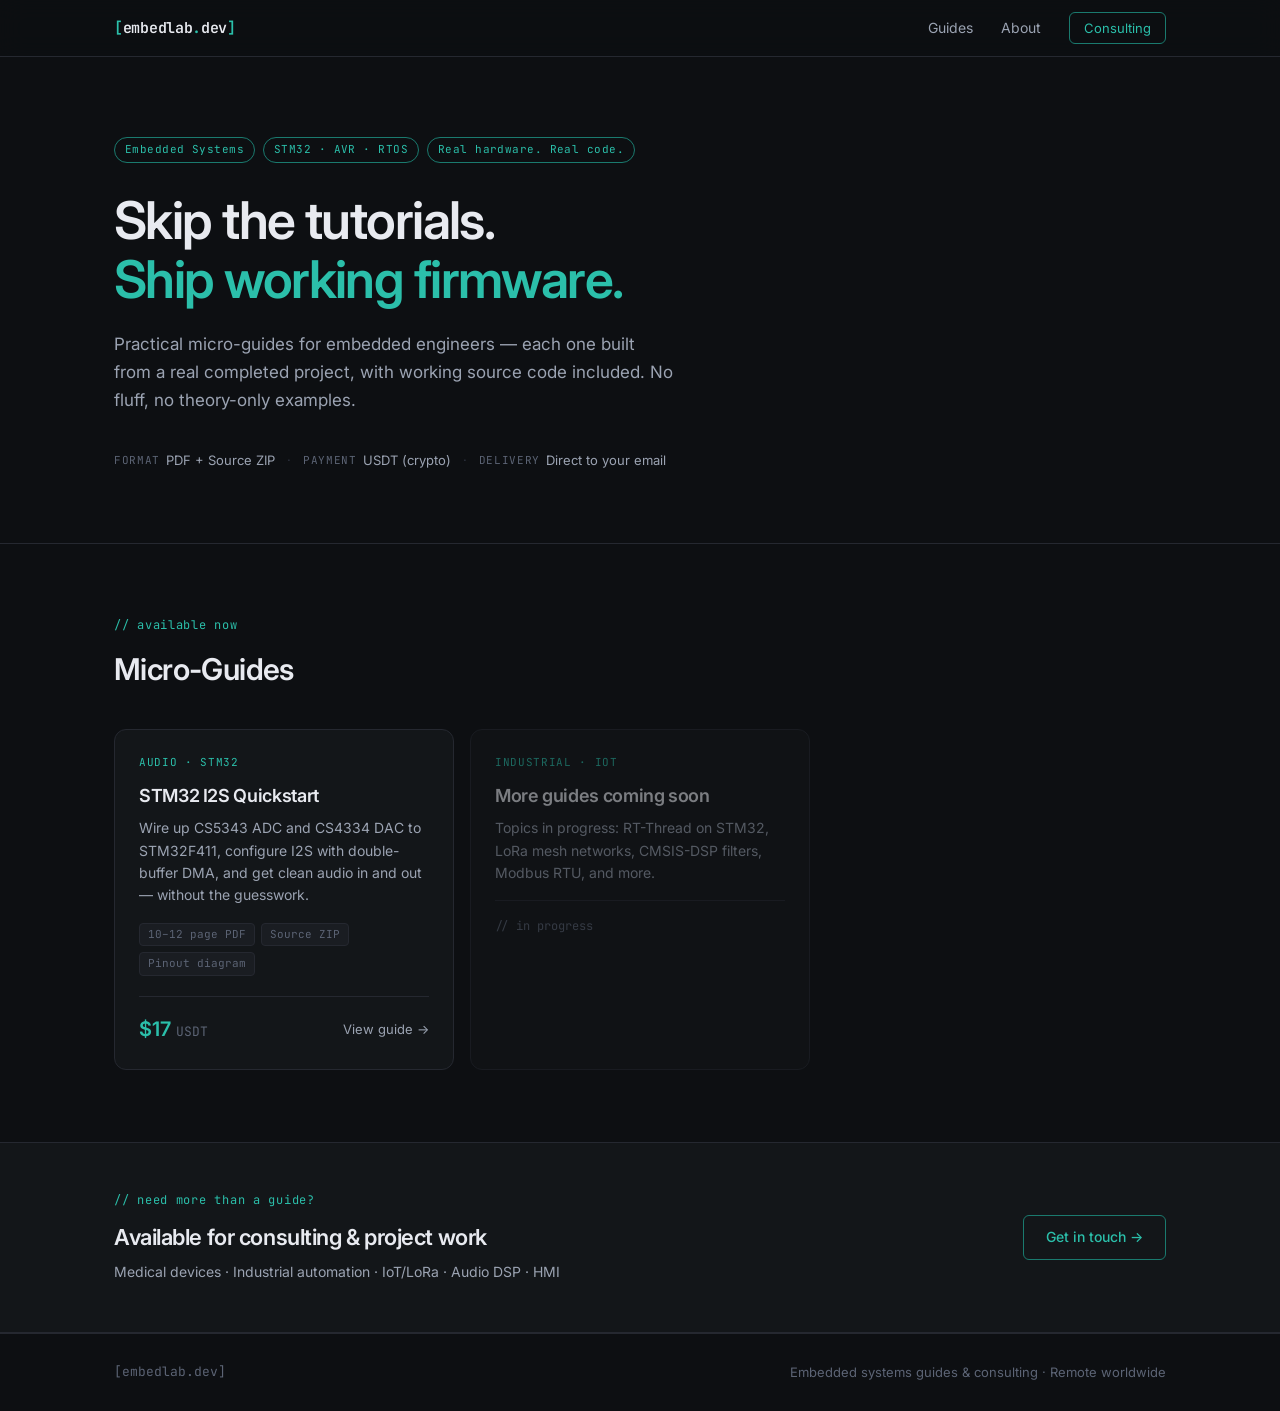
<file: index.html>
<!DOCTYPE html>
<html lang="en">
<head>
  <meta charset="UTF-8">
  <meta name="viewport" content="width=device-width, initial-scale=1.0">
  <title>embedlab.dev — Embedded Systems Micro-Guides</title>
  <link rel="preconnect" href="https://fonts.googleapis.com">
  <link rel="preconnect" href="https://fonts.gstatic.com" crossorigin>
  <link href="https://fonts.googleapis.com/css2?family=JetBrains+Mono:wght@400;500;600&family=Inter:wght@300;400;500;600&display=swap" rel="stylesheet">
  <link rel="stylesheet" href="assets/css/main.css">
</head>
<body>

  <header class="site-header">
    <div class="container">
      <div class="header-inner">
        <a href="/" class="logo">
          <span class="logo-bracket">[</span>embedlab<span class="logo-dot">.</span>dev<span class="logo-bracket">]</span>
        </a>
        <nav class="header-nav">
          <a href="#guides">Guides</a>
          <a href="about.html">About</a>
          <a href="about.html#consulting" class="nav-cta">Consulting</a>
        </nav>
      </div>
    </div>
  </header>

  <main>

    <section class="hero">
      <div class="container">
        <div class="hero-eyebrow">
          <span class="chip">Embedded Systems</span>
          <span class="chip">STM32 · AVR · RTOS</span>
          <span class="chip">Real hardware. Real code.</span>
        </div>
        <h1 class="hero-title">
          Skip the tutorials.<br>
          <span class="accent">Ship working firmware.</span>
        </h1>
        <p class="hero-sub">
          Practical micro-guides for embedded engineers — each one built from a real completed project,
          with working source code included. No fluff, no theory-only examples.
        </p>
        <div class="hero-meta">
          <span class="meta-item">
            <span class="meta-label">Format</span>
            <span class="meta-val">PDF + Source ZIP</span>
          </span>
          <span class="meta-sep">·</span>
          <span class="meta-item">
            <span class="meta-label">Payment</span>
            <span class="meta-val">USDT (crypto)</span>
          </span>
          <span class="meta-sep">·</span>
          <span class="meta-item">
            <span class="meta-label">Delivery</span>
            <span class="meta-val">Direct to your email</span>
          </span>
        </div>
      </div>
    </section>

    <section class="guides-section" id="guides">
      <div class="container">
        <div class="section-header">
          <span class="section-eyebrow">// available now</span>
          <h2 class="section-title">Micro-Guides</h2>
        </div>

        <div class="guides-grid">

          <!-- Guide 1 -->
          <a href="guides/i2s-quickstart/" class="guide-card">
            <div class="guide-card-inner">
              <div class="guide-tag">Audio · STM32</div>
              <h3 class="guide-title">STM32 I2S Quickstart</h3>
              <p class="guide-desc">
                Wire up CS5343 ADC and CS4334 DAC to STM32F411, configure I2S with double-buffer DMA,
                and get clean audio in and out — without the guesswork.
              </p>
              <div class="guide-includes">
                <span class="include-item">10–12 page PDF</span>
                <span class="include-item">Source ZIP</span>
                <span class="include-item">Pinout diagram</span>
              </div>
              <div class="guide-footer">
                <span class="guide-price">$17 <span class="price-currency">USDT</span></span>
                <span class="guide-cta">View guide →</span>
              </div>
            </div>
          </a>

          <!-- Placeholder card - more coming -->
          <div class="guide-card guide-card--coming">
            <div class="guide-card-inner">
              <div class="guide-tag">Industrial · IoT</div>
              <h3 class="guide-title">More guides coming soon</h3>
              <p class="guide-desc">
                Topics in progress: RT-Thread on STM32, LoRa mesh networks, CMSIS-DSP filters,
                Modbus RTU, and more.
              </p>
              <div class="guide-footer">
                <span class="coming-label">// in progress</span>
              </div>
            </div>
          </div>

        </div>
      </div>
    </section>

    <section class="consulting-strip">
      <div class="container">
        <div class="consulting-inner">
          <div class="consulting-text">
            <span class="section-eyebrow">// need more than a guide?</span>
            <h2>Available for consulting & project work</h2>
            <p>Medical devices · Industrial automation · IoT/LoRa · Audio DSP · HMI</p>
          </div>
          <a href="about.html#consulting" class="btn btn-outline">Get in touch →</a>
        </div>
      </div>
    </section>

  </main>

  <footer class="site-footer">
    <div class="container">
      <div class="footer-inner">
        <span class="footer-logo">[embedlab.dev]</span>
        <span class="footer-copy">Embedded systems guides & consulting · Remote worldwide</span>
      </div>
    </div>
  </footer>

</body>
</html>
</file>
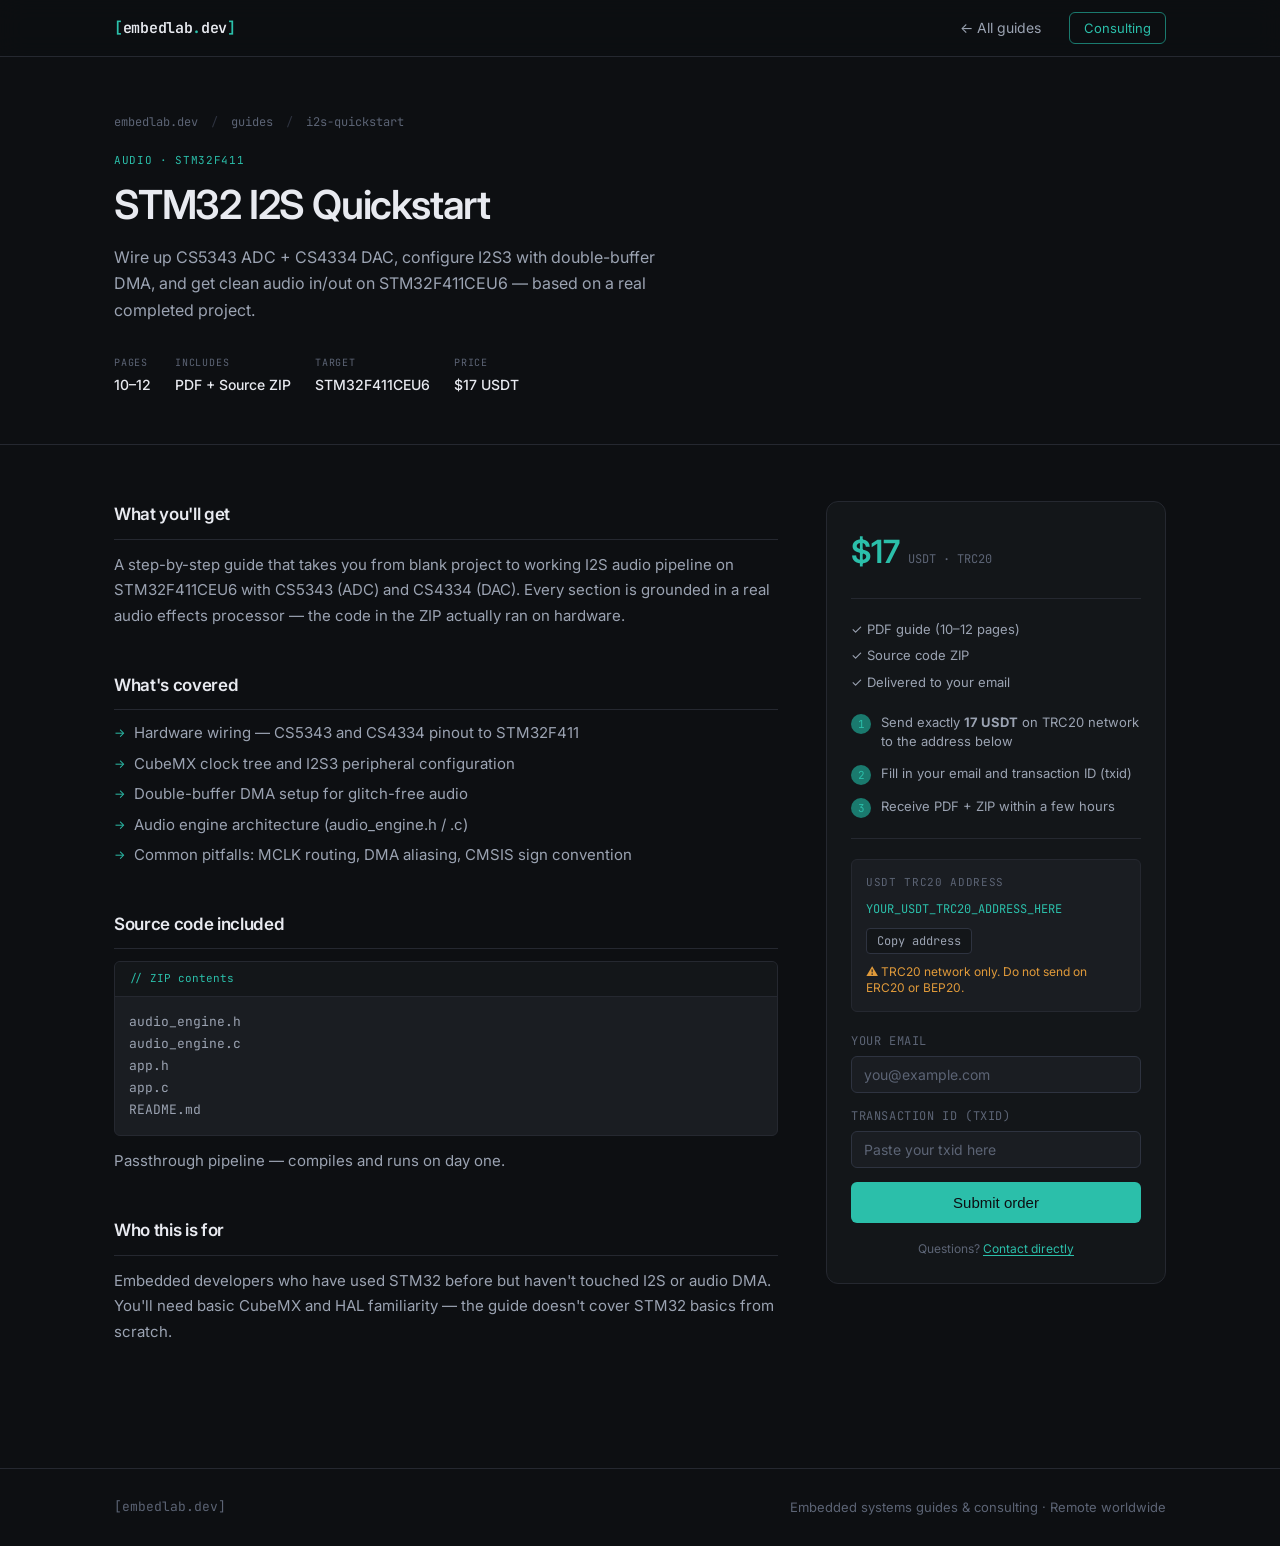
<file: guides/i2s-quickstart/index.html>
<!doctype html>
<html lang="en">
  <head>
    <meta charset="UTF-8" />
    <meta name="viewport" content="width=device-width, initial-scale=1.0" />
    <title>STM32 I2S Quickstart — embedlab.dev</title>
    <link rel="preconnect" href="https://fonts.googleapis.com" />
    <link rel="preconnect" href="https://fonts.gstatic.com" crossorigin />
    <link
      href="https://fonts.googleapis.com/css2?family=JetBrains+Mono:wght@400;500;600&family=Inter:wght@300;400;500;600&display=swap"
      rel="stylesheet"
    />
    <link rel="stylesheet" href="../../assets/css/main.css" />
    <link rel="stylesheet" href="../../assets/css/guide.css" />
  </head>
  <body>
    <header class="site-header">
      <div class="container">
        <div class="header-inner">
          <a href="/" class="logo">
            <span class="logo-bracket">[</span>embedlab<span class="logo-dot"
              >.</span
            >dev<span class="logo-bracket">]</span>
          </a>
          <nav class="header-nav">
            <a href="/#guides">← All guides</a>
            <a href="/about.html#consulting" class="nav-cta">Consulting</a>
          </nav>
        </div>
      </div>
    </header>

    <main>
      <section class="guide-hero">
        <div class="container">
          <div class="guide-breadcrumb">
            <a href="/">embedlab.dev</a> <span>/</span>
            <a href="/#guides">guides</a> <span>/</span> i2s-quickstart
          </div>
          <div class="guide-tag-large">Audio · STM32F411</div>
          <h1 class="guide-hero-title">STM32 I2S Quickstart</h1>
          <p class="guide-hero-sub">
            Wire up CS5343 ADC + CS4334 DAC, configure I2S3 with double-buffer
            DMA, and get clean audio in/out on STM32F411CEU6 — based on a real
            completed project.
          </p>
          <div class="guide-hero-meta">
            <div class="meta-block">
              <span class="meta-label">Pages</span>
              <span class="meta-val">10–12</span>
            </div>
            <div class="meta-block">
              <span class="meta-label">Includes</span>
              <span class="meta-val">PDF + Source ZIP</span>
            </div>
            <div class="meta-block">
              <span class="meta-label">Target</span>
              <span class="meta-val">STM32F411CEU6</span>
            </div>
            <div class="meta-block">
              <span class="meta-label">Price</span>
              <span class="meta-val accent-text">$17 USDT</span>
            </div>
          </div>
        </div>
      </section>

      <section class="guide-body">
        <div class="container guide-layout">
          <div class="guide-content">
            <div class="content-block">
              <h2>What you'll get</h2>
              <p>
                A step-by-step guide that takes you from blank project to
                working I2S audio pipeline on STM32F411CEU6 with CS5343 (ADC)
                and CS4334 (DAC). Every section is grounded in a real audio
                effects processor — the code in the ZIP actually ran on
                hardware.
              </p>
            </div>

            <div class="content-block">
              <h2>What's covered</h2>
              <ul class="content-list">
                <li>Hardware wiring — CS5343 and CS4334 pinout to STM32F411</li>
                <li>CubeMX clock tree and I2S3 peripheral configuration</li>
                <li>Double-buffer DMA setup for glitch-free audio</li>
                <li>Audio engine architecture (audio_engine.h / .c)</li>
                <li>
                  Common pitfalls: MCLK routing, DMA aliasing, CMSIS sign
                  convention
                </li>
              </ul>
            </div>

            <div class="content-block">
              <h2>Source code included</h2>
              <div class="code-block">
                <div class="code-header">// ZIP contents</div>
                <pre>
audio_engine.h
audio_engine.c
app.h
app.c
README.md</pre
                >
              </div>
              <p>Passthrough pipeline — compiles and runs on day one.</p>
            </div>

            <div class="content-block">
              <h2>Who this is for</h2>
              <p>
                Embedded developers who have used STM32 before but haven't
                touched I2S or audio DMA. You'll need basic CubeMX and HAL
                familiarity — the guide doesn't cover STM32 basics from scratch.
              </p>
            </div>
          </div>

          <div class="guide-sidebar">
            <div class="buy-box" id="buy">
              <div class="buy-box-header">
                <span class="buy-price">$17</span>
                <span class="buy-currency">USDT · TRC20</span>
              </div>

              <div class="buy-includes">
                <div class="buy-include-item">✓ PDF guide (10–12 pages)</div>
                <div class="buy-include-item">✓ Source code ZIP</div>
                <div class="buy-include-item">✓ Delivered to your email</div>
              </div>

              <div class="buy-steps">
                <div class="buy-step">
                  <span class="step-num">1</span>
                  <span class="step-text"
                    >Send exactly <strong>17 USDT</strong> on TRC20 network to
                    the address below</span
                  >
                </div>
                <div class="buy-step">
                  <span class="step-num">2</span>
                  <span class="step-text"
                    >Fill in your email and transaction ID (txid)</span
                  >
                </div>
                <div class="buy-step">
                  <span class="step-num">3</span>
                  <span class="step-text"
                    >Receive PDF + ZIP within a few hours</span
                  >
                </div>
              </div>

              <div class="wallet-block">
                <div class="wallet-label">USDT TRC20 address</div>
                <div class="wallet-address" id="walletAddr">
                  YOUR_USDT_TRC20_ADDRESS_HERE
                </div>
                <button class="copy-btn" onclick="copyAddress()">
                  Copy address
                </button>
                <div class="wallet-warning">
                  ⚠ TRC20 network only. Do not send on ERC20 or BEP20.
                </div>
              </div>

              <form
                class="purchase-form"
                id="orderForm"
                onsubmit="submitOrder(event)"
              >
                <input
                  type="hidden"
                  name="access_key"
                  value="4458cefc-50f0-4079-ac60-6d87a8915ebf"
                />
                <input
                  type="hidden"
                  name="subject"
                  value="New order — STM32 I2S Quickstart"
                />
                <input
                  type="hidden"
                  name="from_name"
                  value="embedlab.dev orders"
                />
                <div class="form-group">
                  <label for="email">Your email</label>
                  <input
                    type="email"
                    id="email"
                    name="email"
                    placeholder="you@example.com"
                    required
                  />
                </div>
                <div class="form-group">
                  <label for="txid">Transaction ID (txid)</label>
                  <input
                    type="text"
                    id="txid"
                    name="txid"
                    placeholder="Paste your txid here"
                    required
                  />
                </div>
                <button type="submit" class="btn btn-primary" id="submitBtn">
                  Submit order
                </button>
              </form>

              <div class="success-msg" id="successMsg" style="display: none">
                ✓ Received. You'll get the files at your email within a few
                hours.
              </div>

              <div class="error-msg" id="errorMsg" style="display: none">
                Something went wrong. Please email your order directly instead.
              </div>

              <p class="buy-note">
                Questions?
                <button
                  class="email-toggle-inline"
                  onclick="toggleGuideEmail()"
                >
                  Contact directly
                </button>
                <span
                  class="email-reveal-inline"
                  id="guideEmailReveal"
                  style="display: none"
                >
                  <span class="email-text" id="guideEmailText"
                    >embedlab.dev@gmail.com</span
                  >
                  <button class="email-copy-btn" onclick="copyGuideEmail()">
                    Copy
                  </button>
                </span>
              </p>
            </div>
          </div>
        </div>
      </section>
    </main>

    <footer class="site-footer">
      <div class="container">
        <div class="footer-inner">
          <span class="footer-logo">[embedlab.dev]</span>
          <span class="footer-copy"
            >Embedded systems guides & consulting · Remote worldwide</span
          >
        </div>
      </div>
    </footer>

    <script src="../../assets/js/guide.js"></script>
  </body>
</html>
</file>
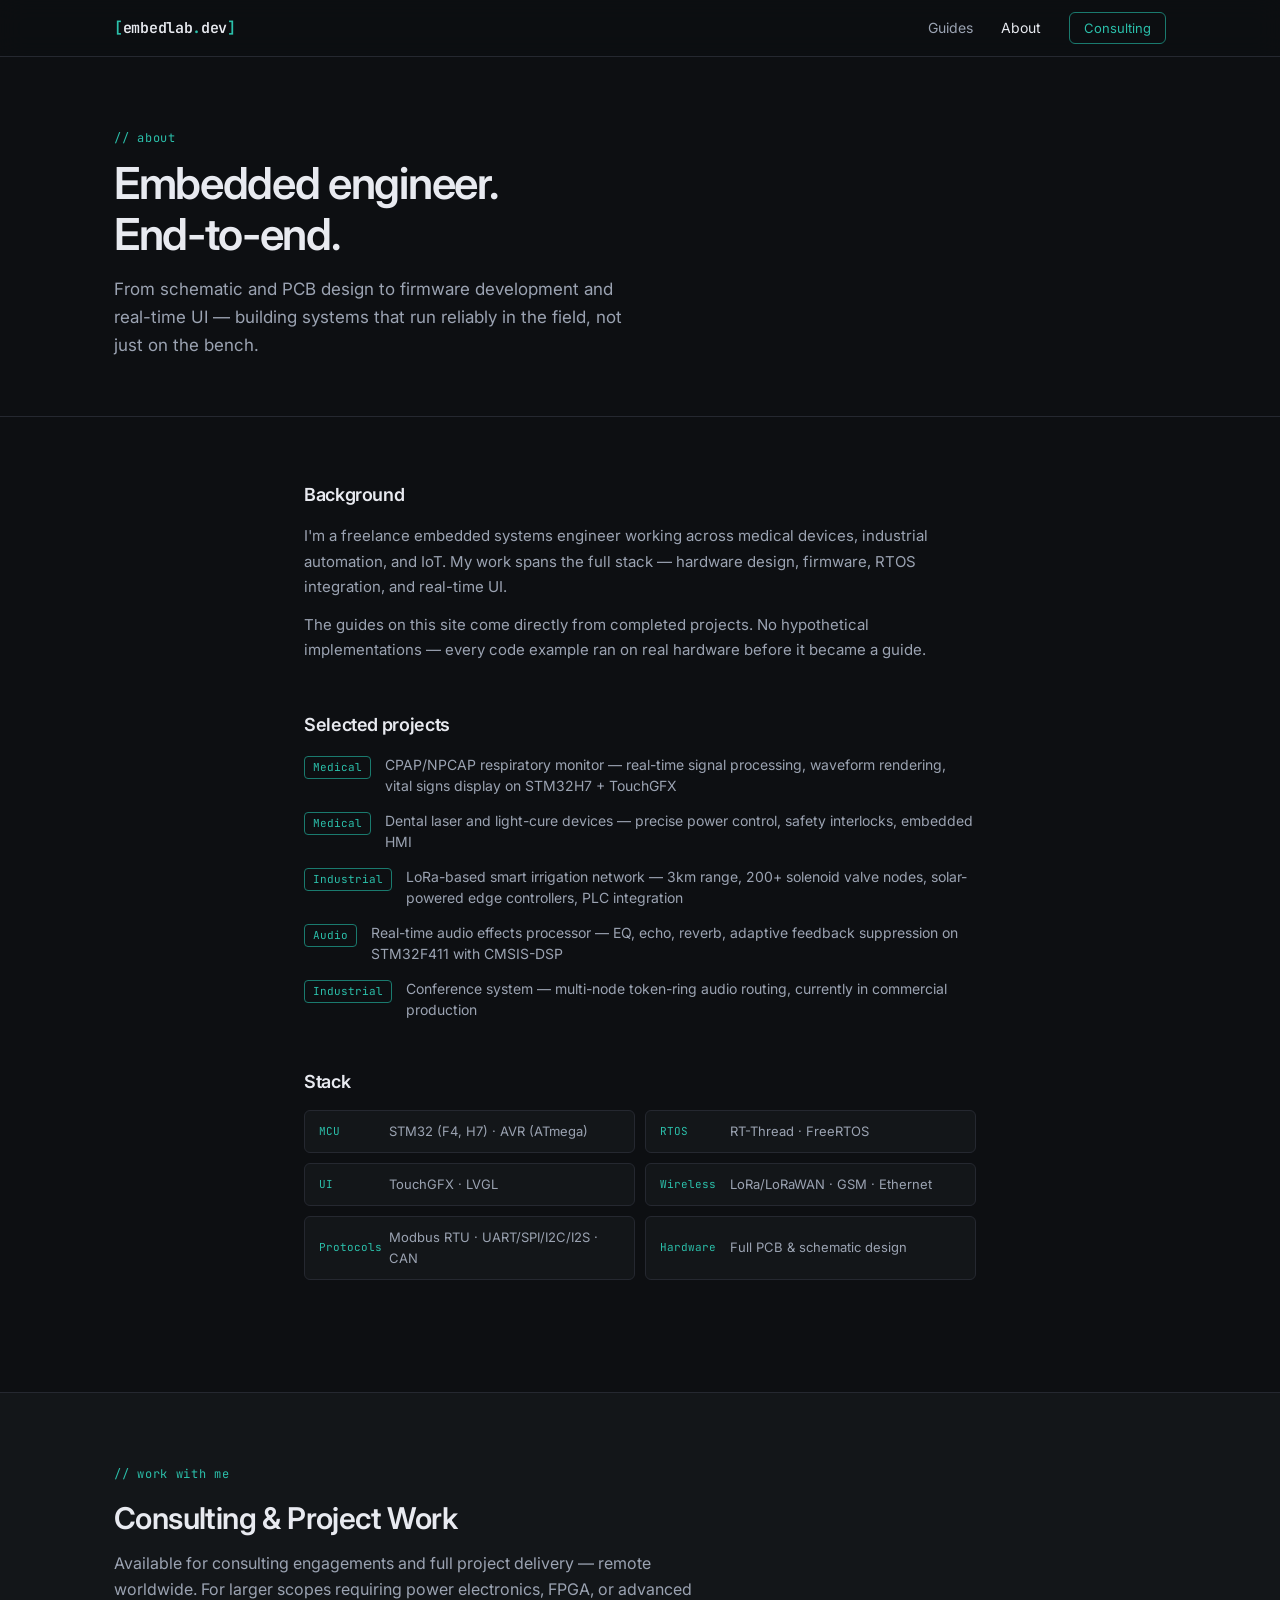
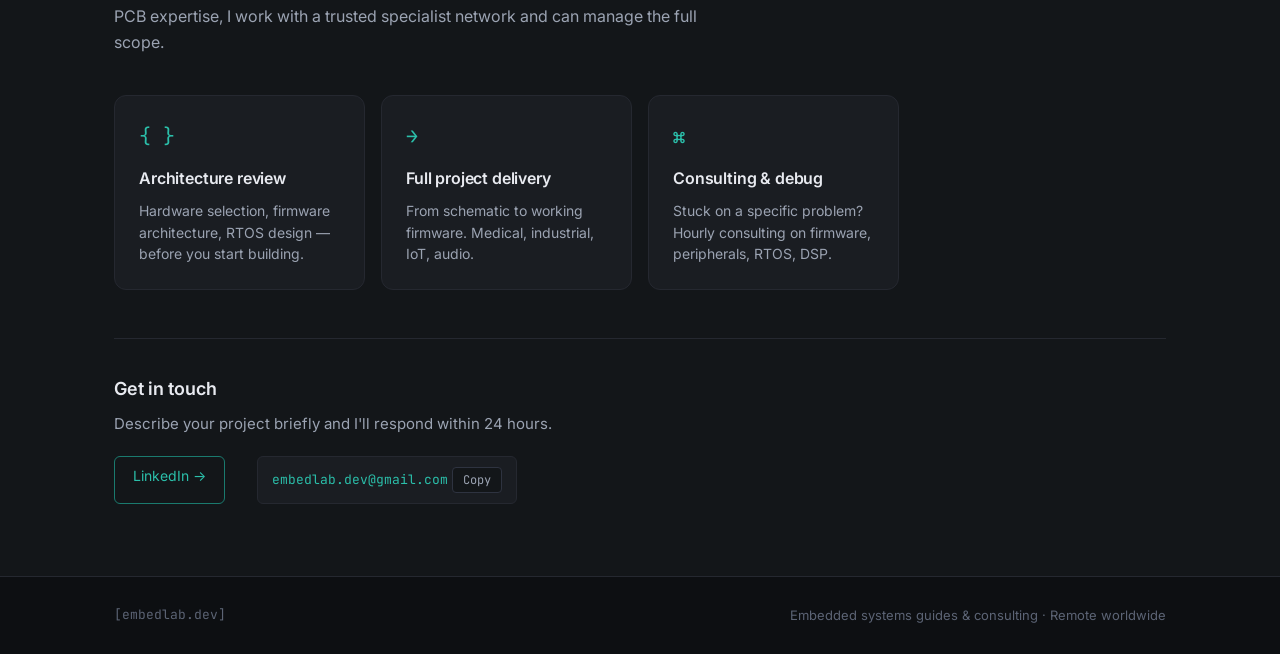
<file: about.html>
<!doctype html>
<html lang="en">
  <head>
    <meta charset="UTF-8" />
    <meta name="viewport" content="width=device-width, initial-scale=1.0" />
    <title>About — embedlab.dev</title>
    <link rel="preconnect" href="https://fonts.googleapis.com" />
    <link rel="preconnect" href="https://fonts.gstatic.com" crossorigin />
    <link
      href="https://fonts.googleapis.com/css2?family=JetBrains+Mono:wght@400;500;600&family=Inter:wght@300;400;500;600&display=swap"
      rel="stylesheet"
    />
    <link rel="stylesheet" href="assets/css/main.css" />
  </head>
  <body>
    <header class="site-header">
      <div class="container">
        <div class="header-inner">
          <a href="/" class="logo">
            <span class="logo-bracket">[</span>embedlab<span class="logo-dot"
              >.</span
            >dev<span class="logo-bracket">]</span>
          </a>
          <nav class="header-nav">
            <a href="/#guides">Guides</a>
            <a href="about.html" class="nav-active">About</a>
            <a href="#consulting" class="nav-cta">Consulting</a>
          </nav>
        </div>
      </div>
    </header>

    <main>
      <section class="about-hero">
        <div class="container">
          <span class="section-eyebrow">// about</span>
          <h1 class="page-title">Embedded engineer.<br />End-to-end.</h1>
          <p class="page-sub">
            From schematic and PCB design to firmware development and real-time
            UI — building systems that run reliably in the field, not just on
            the bench.
          </p>
        </div>
      </section>

      <section class="about-body">
        <div class="container about-layout">
          <div class="about-content">
            <div class="content-block">
              <h2>Background</h2>
              <p>
                I'm a freelance embedded systems engineer working across medical
                devices, industrial automation, and IoT. My work spans the full
                stack — hardware design, firmware, RTOS integration, and
                real-time UI.
              </p>
              <p>
                The guides on this site come directly from completed projects.
                No hypothetical implementations — every code example ran on real
                hardware before it became a guide.
              </p>
            </div>

            <div class="content-block">
              <h2>Selected projects</h2>
              <div class="project-list">
                <div class="project-item">
                  <div class="project-domain">Medical</div>
                  <div class="project-desc">
                    CPAP/NPCAP respiratory monitor — real-time signal
                    processing, waveform rendering, vital signs display on
                    STM32H7 + TouchGFX
                  </div>
                </div>
                <div class="project-item">
                  <div class="project-domain">Medical</div>
                  <div class="project-desc">
                    Dental laser and light-cure devices — precise power control,
                    safety interlocks, embedded HMI
                  </div>
                </div>
                <div class="project-item">
                  <div class="project-domain">Industrial</div>
                  <div class="project-desc">
                    LoRa-based smart irrigation network — 3km range, 200+
                    solenoid valve nodes, solar-powered edge controllers, PLC
                    integration
                  </div>
                </div>
                <div class="project-item">
                  <div class="project-domain">Audio</div>
                  <div class="project-desc">
                    Real-time audio effects processor — EQ, echo, reverb,
                    adaptive feedback suppression on STM32F411 with CMSIS-DSP
                  </div>
                </div>
                <div class="project-item">
                  <div class="project-domain">Industrial</div>
                  <div class="project-desc">
                    Conference system — multi-node token-ring audio routing,
                    currently in commercial production
                  </div>
                </div>
              </div>
            </div>

            <div class="content-block">
              <h2>Stack</h2>
              <div class="stack-grid">
                <div class="stack-item">
                  <span class="stack-label">MCU</span>STM32 (F4, H7) · AVR
                  (ATmega)
                </div>
                <div class="stack-item">
                  <span class="stack-label">RTOS</span>RT-Thread · FreeRTOS
                </div>
                <div class="stack-item">
                  <span class="stack-label">UI</span>TouchGFX · LVGL
                </div>
                <div class="stack-item">
                  <span class="stack-label">Wireless</span>LoRa/LoRaWAN · GSM ·
                  Ethernet
                </div>
                <div class="stack-item">
                  <span class="stack-label">Protocols</span>Modbus RTU ·
                  UART/SPI/I2C/I2S · CAN
                </div>
                <div class="stack-item">
                  <span class="stack-label">Hardware</span>Full PCB & schematic
                  design
                </div>
              </div>
            </div>
          </div>
        </div>
      </section>

      <section class="consulting-section" id="consulting">
        <div class="container">
          <span class="section-eyebrow">// work with me</span>
          <h2 class="section-title">Consulting & Project Work</h2>
          <p class="section-sub">
            Available for consulting engagements and full project delivery —
            remote worldwide. For larger scopes requiring power electronics,
            FPGA, or advanced PCB expertise, I work with a trusted specialist
            network and can manage the full scope.
          </p>

          <div class="service-grid">
            <div class="service-card">
              <div class="service-icon">{ }</div>
              <h3>Architecture review</h3>
              <p>
                Hardware selection, firmware architecture, RTOS design — before
                you start building.
              </p>
            </div>
            <div class="service-card">
              <div class="service-icon">→</div>
              <h3>Full project delivery</h3>
              <p>
                From schematic to working firmware. Medical, industrial, IoT,
                audio.
              </p>
            </div>
            <div class="service-card">
              <div class="service-icon">⌘</div>
              <h3>Consulting & debug</h3>
              <p>
                Stuck on a specific problem? Hourly consulting on firmware,
                peripherals, RTOS, DSP.
              </p>
            </div>
          </div>

          <div class="contact-block">
            <h3>Get in touch</h3>
            <p>
              Describe your project briefly and I'll respond within 24 hours.
            </p>
            <div class="contact-links">
              <a
                href="https://linkedin.com/in/embedlabdev"
                class="contact-link"
                target="_blank"
                >LinkedIn →</a
              >
              <div></div>
              <div class="email-contact">
                <button
                  class="contact-link email-toggle"
                  style="display: none"
                  onclick="toggleEmail()"
                >
                  Email →
                </button>
                <div
                  class="email-reveal"
                  id="emailReveal"
                  style="display: block"
                >
                  <span class="email-text" id="emailText"
                    >embedlab.dev@gmail.com</span
                  >
                  <button class="email-copy-btn" onclick="copyEmail()">
                    Copy
                  </button>
                  <!-- <a class="email-open-btn" href="mailto:embedlab.dev@gmail.com"
                    >Open in email app →</a
                  > -->
                </div>
              </div>
            </div>
          </div>
        </div>
      </section>
    </main>

    <footer class="site-footer">
      <div class="container">
        <div class="footer-inner">
          <span class="footer-logo">[embedlab.dev]</span>
          <span class="footer-copy"
            >Embedded systems guides & consulting · Remote worldwide</span
          >
        </div>
      </div>
    </footer>

    <script>
      function toggleEmail() {
        const el = document.getElementById("emailReveal");
        el.style.display = el.style.display === "none" ? "flex" : "none";
      }
      function copyEmail() {
        const email = document.getElementById("emailText").textContent.trim();
        navigator.clipboard.writeText(email).then(() => {
          const btn = document.querySelector(".email-copy-btn");
          const original = btn.textContent;
          btn.textContent = "Copied ✓";
          setTimeout(() => {
            btn.textContent = original;
          }, 2000);
        });
      }
    </script>
  </body>
</html>
</file>
<file: assets/css/main.css>
/* ─── Reset & Base ─── */
*, *::before, *::after { box-sizing: border-box; margin: 0; padding: 0; }

:root {
  --bg:         #0D0F12;
  --bg-2:       #131619;
  --bg-3:       #1A1D22;
  --border:     #252830;
  --border-2:   #2E3340;
  --teal:       #2BBFAA;
  --teal-dim:   #1A7A6E;
  --text-1:     #E8EAF0;
  --text-2:     #9BA3B2;
  --text-3:     #5C6475;
  --mono:       'JetBrains Mono', monospace;
  --sans:       'Inter', sans-serif;
  --radius:     6px;
  --radius-lg:  12px;
  --max-w:      1100px;
}

html { scroll-behavior: smooth; }

body {
  background: var(--bg);
  color: var(--text-1);
  font-family: var(--sans);
  font-size: 15px;
  line-height: 1.6;
  -webkit-font-smoothing: antialiased;
}

a { color: var(--teal); text-decoration: none; }
a:hover { color: var(--text-1); }

/* ─── Layout ─── */
.container {
  max-width: var(--max-w);
  margin: 0 auto;
  padding: 0 24px;
}

/* ─── Header ─── */
.site-header {
  position: sticky;
  top: 0;
  z-index: 100;
  background: rgba(13, 15, 18, 0.92);
  backdrop-filter: blur(12px);
  border-bottom: 1px solid var(--border);
}

.header-inner {
  display: flex;
  align-items: center;
  justify-content: space-between;
  height: 56px;
}

.logo {
  font-family: var(--mono);
  font-size: 15px;
  font-weight: 600;
  color: var(--text-1);
  letter-spacing: -0.02em;
}
.logo-bracket { color: var(--teal); }
.logo-dot { color: var(--teal); }

.header-nav {
  display: flex;
  align-items: center;
  gap: 28px;
  font-size: 14px;
}

.header-nav a {
  color: var(--text-2);
  font-weight: 400;
  transition: color .15s;
}
.header-nav a:hover { color: var(--text-1); }
.header-nav .nav-active { color: var(--text-1); }

.nav-cta {
  color: var(--teal) !important;
  border: 1px solid var(--teal-dim);
  padding: 5px 14px;
  border-radius: var(--radius);
  font-size: 13px;
  transition: background .15s !important;
}
.nav-cta:hover { background: rgba(43,191,170,.08) !important; }

/* ─── Hero ─── */
.hero {
  padding: 80px 0 72px;
  border-bottom: 1px solid var(--border);
}

.hero-eyebrow {
  display: flex;
  flex-wrap: wrap;
  gap: 8px;
  margin-bottom: 28px;
}

.chip {
  font-family: var(--mono);
  font-size: 11px;
  color: var(--teal);
  border: 1px solid var(--teal-dim);
  padding: 3px 10px;
  border-radius: 20px;
  letter-spacing: .04em;
}

.hero-title {
  font-size: clamp(32px, 5vw, 52px);
  font-weight: 600;
  line-height: 1.15;
  letter-spacing: -0.03em;
  margin-bottom: 20px;
}

.accent { color: var(--teal); }

.hero-sub {
  font-size: 17px;
  color: var(--text-2);
  max-width: 560px;
  line-height: 1.65;
  margin-bottom: 36px;
}

.hero-meta {
  display: flex;
  align-items: center;
  flex-wrap: wrap;
  gap: 12px;
  font-size: 13px;
}

.meta-item {
  display: flex;
  align-items: center;
  gap: 6px;
}

.meta-label {
  color: var(--text-3);
  font-family: var(--mono);
  font-size: 11px;
  text-transform: uppercase;
  letter-spacing: .06em;
}

.meta-val { color: var(--text-2); }
.meta-sep { color: var(--border-2); }

/* ─── Section common ─── */
.section-eyebrow {
  display: block;
  font-family: var(--mono);
  font-size: 12px;
  color: var(--teal);
  letter-spacing: .06em;
  margin-bottom: 10px;
}

.section-title {
  font-size: clamp(22px, 3vw, 30px);
  font-weight: 600;
  letter-spacing: -0.02em;
  margin-bottom: 8px;
}

.section-header { margin-bottom: 36px; }

/* ─── Guides section ─── */
.guides-section { padding: 72px 0; }

.guides-grid {
  display: grid;
  grid-template-columns: repeat(auto-fill, minmax(300px, 1fr));
  gap: 16px;
}

.guide-card {
  display: block;
  background: var(--bg-2);
  border: 1px solid var(--border);
  border-radius: var(--radius-lg);
  transition: border-color .2s, transform .2s;
  color: var(--text-1);
}

.guide-card:hover {
  border-color: var(--teal-dim);
  transform: translateY(-2px);
  color: var(--text-1);
}

.guide-card--coming {
  opacity: 0.5;
  cursor: default;
}
.guide-card--coming:hover {
  border-color: var(--border);
  transform: none;
}

.guide-card-inner { padding: 24px; }

.guide-tag {
  font-family: var(--mono);
  font-size: 11px;
  color: var(--teal);
  letter-spacing: .06em;
  text-transform: uppercase;
  margin-bottom: 12px;
}

.guide-title {
  font-size: 18px;
  font-weight: 600;
  letter-spacing: -0.02em;
  margin-bottom: 10px;
  line-height: 1.3;
}

.guide-desc {
  font-size: 14px;
  color: var(--text-2);
  line-height: 1.6;
  margin-bottom: 16px;
}

.guide-includes {
  display: flex;
  flex-wrap: wrap;
  gap: 6px;
  margin-bottom: 20px;
}

.include-item {
  font-family: var(--mono);
  font-size: 11px;
  color: var(--text-3);
  background: var(--bg-3);
  border: 1px solid var(--border);
  padding: 2px 8px;
  border-radius: 4px;
}

.guide-footer {
  display: flex;
  align-items: center;
  justify-content: space-between;
  padding-top: 16px;
  border-top: 1px solid var(--border);
}

.guide-price {
  font-size: 20px;
  font-weight: 600;
  color: var(--teal);
}

.price-currency {
  font-size: 13px;
  font-weight: 400;
  color: var(--text-3);
  font-family: var(--mono);
}

.guide-cta {
  font-size: 13px;
  color: var(--text-2);
}

.coming-label {
  font-family: var(--mono);
  font-size: 12px;
  color: var(--text-3);
}

/* ─── Consulting strip ─── */
.consulting-strip {
  background: var(--bg-2);
  border-top: 1px solid var(--border);
  border-bottom: 1px solid var(--border);
  padding: 48px 0;
}

.consulting-inner {
  display: flex;
  align-items: center;
  justify-content: space-between;
  gap: 32px;
  flex-wrap: wrap;
}

.consulting-text h2 {
  font-size: 22px;
  font-weight: 600;
  letter-spacing: -0.02em;
  margin-bottom: 6px;
}

.consulting-text p {
  font-size: 14px;
  color: var(--text-2);
}

/* ─── Buttons ─── */
.btn {
  display: inline-flex;
  align-items: center;
  padding: 10px 22px;
  border-radius: var(--radius);
  font-size: 14px;
  font-weight: 500;
  cursor: pointer;
  transition: all .15s;
  border: none;
  text-decoration: none;
}

.btn-primary {
  background: var(--teal);
  color: #0D0F12;
  width: 100%;
  justify-content: center;
  font-size: 15px;
  padding: 12px;
}
.btn-primary:hover { background: #35d4be; color: #0D0F12; }

.btn-outline {
  border: 1px solid var(--teal-dim);
  color: var(--teal);
  background: transparent;
  white-space: nowrap;
}
.btn-outline:hover { background: rgba(43,191,170,.08); color: var(--teal); }

/* ─── About page ─── */
.about-hero {
  padding: 72px 0 56px;
  border-bottom: 1px solid var(--border);
}

.page-title {
  font-size: clamp(28px, 4vw, 44px);
  font-weight: 600;
  letter-spacing: -0.03em;
  line-height: 1.15;
  margin-bottom: 16px;
}

.page-sub {
  font-size: 17px;
  color: var(--text-2);
  max-width: 520px;
  line-height: 1.65;
}

.about-body { padding: 64px 0; }

.about-layout { max-width: 720px; }

.content-block { margin-bottom: 48px; }

.content-block h2 {
  font-size: 18px;
  font-weight: 600;
  letter-spacing: -0.02em;
  margin-bottom: 14px;
  color: var(--text-1);
}

.content-block p {
  color: var(--text-2);
  line-height: 1.7;
  margin-bottom: 12px;
}

.content-list {
  list-style: none;
  display: flex;
  flex-direction: column;
  gap: 8px;
}

.content-list li {
  color: var(--text-2);
  padding-left: 20px;
  position: relative;
  line-height: 1.5;
}

.content-list li::before {
  content: '→';
  position: absolute;
  left: 0;
  color: var(--teal);
  font-size: 12px;
  top: 2px;
}

.project-list { display: flex; flex-direction: column; gap: 14px; }

.project-item {
  display: flex;
  gap: 14px;
  align-items: flex-start;
}

.project-domain {
  font-family: var(--mono);
  font-size: 11px;
  color: var(--teal);
  border: 1px solid var(--teal-dim);
  padding: 2px 8px;
  border-radius: 4px;
  white-space: nowrap;
  margin-top: 2px;
  flex-shrink: 0;
}

.project-desc {
  font-size: 14px;
  color: var(--text-2);
  line-height: 1.5;
}

.stack-grid {
  display: grid;
  grid-template-columns: repeat(auto-fill, minmax(260px, 1fr));
  gap: 10px;
}

.stack-item {
  background: var(--bg-2);
  border: 1px solid var(--border);
  border-radius: var(--radius);
  padding: 10px 14px;
  font-size: 13px;
  color: var(--text-2);
  display: flex;
  gap: 10px;
  align-items: center;
}

.stack-label {
  font-family: var(--mono);
  font-size: 11px;
  color: var(--teal);
  min-width: 60px;
}

/* ─── Consulting section ─── */
.consulting-section {
  background: var(--bg-2);
  border-top: 1px solid var(--border);
  padding: 72px 0;
}

.section-sub {
  font-size: 16px;
  color: var(--text-2);
  max-width: 600px;
  line-height: 1.65;
  margin-bottom: 40px;
}

.service-grid {
  display: grid;
  grid-template-columns: repeat(auto-fill, minmax(240px, 1fr));
  gap: 16px;
  margin-bottom: 48px;
}

.service-card {
  background: var(--bg-3);
  border: 1px solid var(--border);
  border-radius: var(--radius-lg);
  padding: 24px;
}

.service-icon {
  font-family: var(--mono);
  font-size: 20px;
  color: var(--teal);
  margin-bottom: 14px;
}

.service-card h3 {
  font-size: 16px;
  font-weight: 600;
  margin-bottom: 8px;
  letter-spacing: -0.01em;
}

.service-card p {
  font-size: 14px;
  color: var(--text-2);
  line-height: 1.55;
}

.contact-block {
  border-top: 1px solid var(--border);
  padding-top: 36px;
}

.contact-block h3 {
  font-size: 18px;
  font-weight: 600;
  margin-bottom: 8px;
}

.contact-block p {
  color: var(--text-2);
  margin-bottom: 20px;
}

.contact-links {
  display: flex;
  gap: 16px;
  flex-wrap: wrap;
}

.contact-link {
  font-size: 14px;
  color: var(--teal);
  border: 1px solid var(--teal-dim);
  padding: 8px 18px;
  border-radius: var(--radius);
  transition: background .15s;
}

.contact-link:hover {
  background: rgba(43,191,170,.08);
  color: var(--teal);
}

.email-contact {
  display: flex;
  flex-direction: column;
  gap: 10px;
}

.email-toggle {
  font-family: var(--sans);
  cursor: pointer;
}

.email-reveal {
  display: flex;
  align-items: center;
  gap: 10px;
  flex-wrap: wrap;
  background: var(--bg-3);
  border: 1px solid var(--border);
  border-radius: var(--radius);
  padding: 10px 14px;
}

.email-text {
  font-family: var(--mono);
  font-size: 13px;
  color: var(--teal);
}

.email-copy-btn {
  font-family: var(--mono);
  font-size: 12px;
  color: var(--text-2);
  background: var(--bg-2);
  border: 1px solid var(--border-2);
  border-radius: 4px;
  padding: 4px 10px;
  cursor: pointer;
  transition: border-color .15s;
}

.email-copy-btn:hover { border-color: var(--teal-dim); color: var(--teal); }

.email-open-btn {
  font-size: 12px;
  color: var(--text-3);
}

.email-open-btn:hover { color: var(--teal); }

/* ─── Footer ─── */
.site-footer {
  border-top: 1px solid var(--border);
  padding: 28px 0;
}

.footer-inner {
  display: flex;
  align-items: center;
  justify-content: space-between;
  flex-wrap: wrap;
  gap: 12px;
}

.footer-logo {
  font-family: var(--mono);
  font-size: 13px;
  color: var(--text-3);
}

.footer-copy {
  font-size: 13px;
  color: var(--text-3);
}

/* ─── Code block ─── */
.code-block {
  background: var(--bg-3);
  border: 1px solid var(--border);
  border-radius: var(--radius);
  overflow: hidden;
  margin-bottom: 12px;
}

.code-header {
  font-family: var(--mono);
  font-size: 11px;
  color: var(--teal);
  padding: 8px 14px;
  border-bottom: 1px solid var(--border);
  background: var(--bg-2);
}

.code-block pre {
  font-family: var(--mono);
  font-size: 13px;
  color: var(--text-2);
  padding: 14px;
  line-height: 1.7;
  overflow-x: auto;
}

/* ─── Responsive ─── */
@media (max-width: 640px) {
  .header-nav { gap: 16px; }
  .hero { padding: 52px 0 48px; }
  .consulting-inner { flex-direction: column; align-items: flex-start; }
  .footer-inner { flex-direction: column; }
}
</file>
<file: assets/css/guide.css>
/* ─── Guide hero ─── */
.guide-hero {
  padding: 56px 0 48px;
  border-bottom: 1px solid var(--border);
}

.guide-breadcrumb {
  font-family: var(--mono);
  font-size: 12px;
  color: var(--text-3);
  margin-bottom: 20px;
}

.guide-breadcrumb a { color: var(--text-3); }
.guide-breadcrumb a:hover { color: var(--teal); }
.guide-breadcrumb span { margin: 0 6px; color: var(--border-2); }

.guide-tag-large {
  font-family: var(--mono);
  font-size: 11px;
  color: var(--teal);
  letter-spacing: .06em;
  text-transform: uppercase;
  margin-bottom: 12px;
}

.guide-hero-title {
  font-size: clamp(26px, 4vw, 40px);
  font-weight: 600;
  letter-spacing: -0.03em;
  line-height: 1.15;
  margin-bottom: 16px;
}

.guide-hero-sub {
  font-size: 16px;
  color: var(--text-2);
  max-width: 580px;
  line-height: 1.65;
  margin-bottom: 32px;
}

.guide-hero-meta {
  display: flex;
  flex-wrap: wrap;
  gap: 24px;
}

.meta-block {
  display: flex;
  flex-direction: column;
  gap: 3px;
}

.meta-block .meta-label {
  font-family: var(--mono);
  font-size: 10px;
  color: var(--text-3);
  text-transform: uppercase;
  letter-spacing: .08em;
}

.meta-block .meta-val {
  font-size: 14px;
  color: var(--text-1);
  font-weight: 500;
}

.accent-text { color: var(--teal); }

/* ─── Guide layout ─── */
.guide-body { padding: 56px 0 80px; }

.guide-layout {
  display: grid;
  grid-template-columns: 1fr 340px;
  gap: 48px;
  align-items: start;
}

/* ─── Guide content ─── */
.guide-content .content-block { margin-bottom: 44px; }

.guide-content .content-block h2 {
  font-size: 17px;
  font-weight: 600;
  letter-spacing: -0.02em;
  margin-bottom: 12px;
  padding-bottom: 10px;
  border-bottom: 1px solid var(--border);
}

.guide-content .content-block p {
  color: var(--text-2);
  line-height: 1.7;
  font-size: 15px;
}

/* ─── Buy box ─── */
.guide-sidebar { position: sticky; top: 72px; }

.buy-box {
  background: var(--bg-2);
  border: 1px solid var(--border);
  border-radius: var(--radius-lg);
  padding: 24px;
}

.buy-box-header {
  display: flex;
  align-items: baseline;
  gap: 8px;
  margin-bottom: 20px;
  padding-bottom: 20px;
  border-bottom: 1px solid var(--border);
}

.buy-price {
  font-size: 32px;
  font-weight: 600;
  color: var(--teal);
}

.buy-currency {
  font-family: var(--mono);
  font-size: 12px;
  color: var(--text-3);
}

.buy-includes {
  display: flex;
  flex-direction: column;
  gap: 6px;
  margin-bottom: 20px;
}

.buy-include-item {
  font-size: 13px;
  color: var(--text-2);
}

.buy-steps {
  display: flex;
  flex-direction: column;
  gap: 12px;
  margin-bottom: 20px;
  padding-bottom: 20px;
  border-bottom: 1px solid var(--border);
}

.buy-step {
  display: flex;
  gap: 10px;
  align-items: flex-start;
  font-size: 13px;
  color: var(--text-2);
  line-height: 1.5;
}

.step-num {
  width: 20px;
  height: 20px;
  border-radius: 50%;
  background: var(--teal-dim);
  color: var(--teal);
  font-family: var(--mono);
  font-size: 11px;
  display: flex;
  align-items: center;
  justify-content: center;
  flex-shrink: 0;
  margin-top: 1px;
}

/* ─── Wallet block ─── */
.wallet-block {
  background: var(--bg-3);
  border: 1px solid var(--border);
  border-radius: var(--radius);
  padding: 14px;
  margin-bottom: 20px;
}

.wallet-label {
  font-family: var(--mono);
  font-size: 11px;
  color: var(--text-3);
  text-transform: uppercase;
  letter-spacing: .06em;
  margin-bottom: 8px;
}

.wallet-address {
  font-family: var(--mono);
  font-size: 12px;
  color: var(--teal);
  word-break: break-all;
  line-height: 1.5;
  margin-bottom: 10px;
}

.copy-btn {
  font-family: var(--mono);
  font-size: 12px;
  color: var(--text-2);
  background: var(--bg-2);
  border: 1px solid var(--border-2);
  border-radius: 4px;
  padding: 4px 10px;
  cursor: pointer;
  transition: border-color .15s;
  margin-bottom: 10px;
}

.copy-btn:hover { border-color: var(--teal-dim); color: var(--teal); }

.wallet-warning {
  font-size: 12px;
  color: #E09A3A;
  line-height: 1.4;
}

/* ─── Purchase form ─── */
.purchase-form {
  display: flex;
  flex-direction: column;
  gap: 14px;
  margin-bottom: 16px;
}

.form-group {
  display: flex;
  flex-direction: column;
  gap: 5px;
}

.form-group label {
  font-size: 12px;
  color: var(--text-3);
  font-family: var(--mono);
  text-transform: uppercase;
  letter-spacing: .05em;
}

.form-group input {
  background: var(--bg-3);
  border: 1px solid var(--border-2);
  border-radius: var(--radius);
  padding: 9px 12px;
  font-size: 14px;
  color: var(--text-1);
  font-family: var(--sans);
  outline: none;
  transition: border-color .15s;
}

.form-group input:focus { border-color: var(--teal-dim); }
.form-group input::placeholder { color: var(--text-3); }

.success-msg {
  background: rgba(43,191,170,.1);
  border: 1px solid var(--teal-dim);
  border-radius: var(--radius);
  padding: 12px;
  font-size: 13px;
  color: var(--teal);
  text-align: center;
}

.buy-note {
  font-size: 12px;
  color: var(--text-3);
  text-align: center;
  margin-top: 12px;
}

.error-msg {
  background: rgba(224,154,58,.1);
  border: 1px solid #E09A3A;
  border-radius: var(--radius);
  padding: 12px;
  font-size: 13px;
  color: #E09A3A;
  text-align: center;
}

.email-toggle-inline {
  background: none;
  border: none;
  color: var(--teal);
  font-size: 12px;
  font-family: var(--sans);
  cursor: pointer;
  padding: 0;
  text-decoration: underline;
  text-underline-offset: 2px;
}

.email-toggle-inline:hover { color: var(--text-1); }

.email-reveal-inline {
  display: inline-flex;
  align-items: center;
  gap: 8px;
  margin-top: 8px;
  width: 100%;
  justify-content: center;
}

.email-reveal-inline .email-text {
  font-family: var(--mono);
  font-size: 12px;
  color: var(--teal);
}

/* ─── Responsive ─── */
@media (max-width: 800px) {
  .guide-layout {
    grid-template-columns: 1fr;
  }

  .guide-sidebar {
    position: static;
    order: -1;
  }
}
</file>
